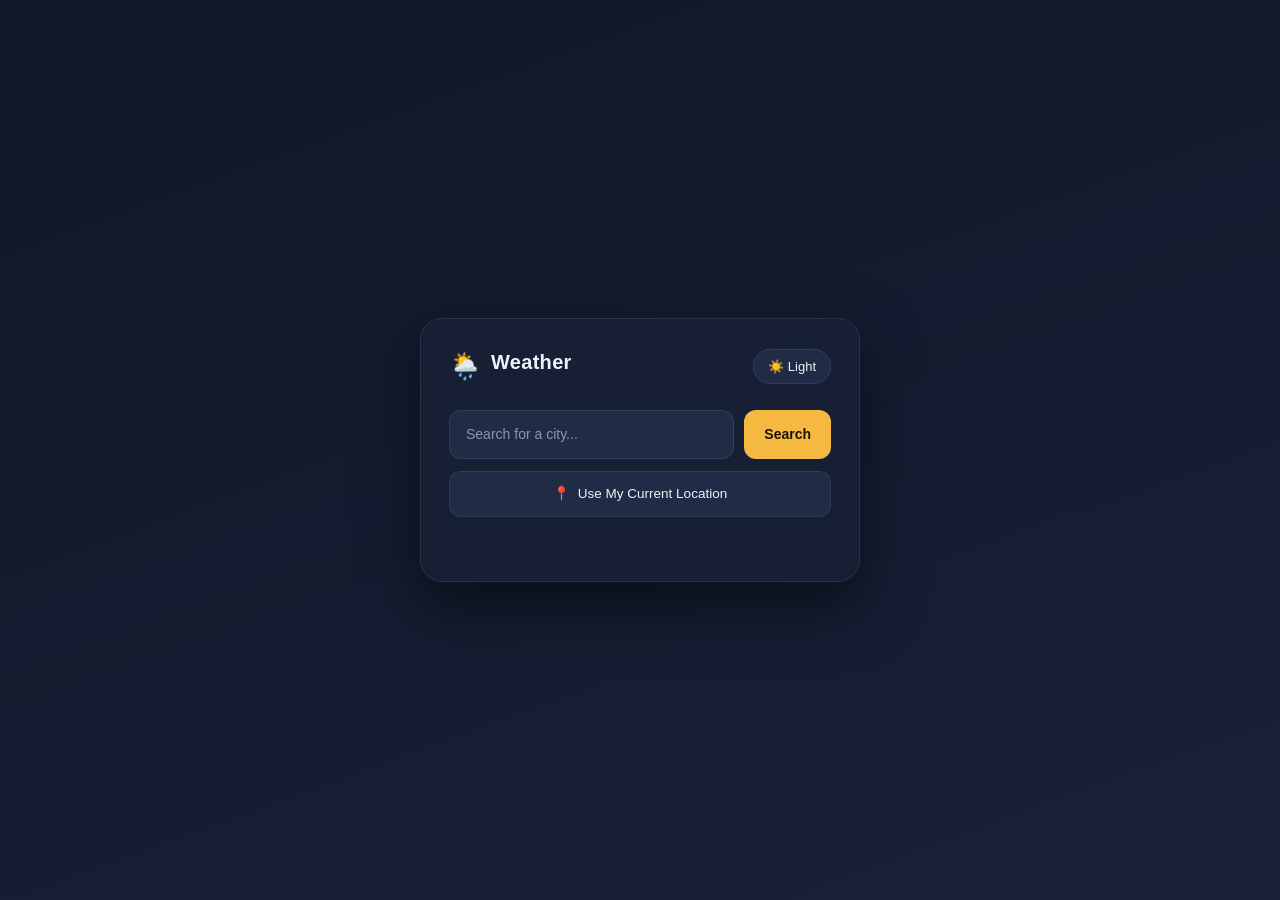
<file: index.html>
<!DOCTYPE html>
<html lang="en">
<head>
    <meta charset="UTF-8">
    <meta name="viewport" content="width=device-width, initial-scale=1.0">
    <title>Weather App</title>

    <link href="https://cdnjs.cloudflare.com/ajax/libs/bootstrap/5.3.2/css/bootstrap.min.css" rel="stylesheet">

<link rel="stylesheet" href="style.css">
</head>
<body>
  <div class="app">

  <header class="app-header">
    <div class="brand">
      <span class="brand-icon">🌦️</span>
      <h1>Weather</h1>
    </div>
    <button class="theme-toggle" id="themeToggle" type="button">☀️ Light</button>
  </header>

  <section class="search-section">
    <div class="search-row">
      <input type="text" id="cityInput" placeholder="Search for a city...">
      <button id="searchBtn" type="button">Search</button>
    </div>

  <button class="location-btn"id="locationBtn"type="button"><span>📍</span> Use My Current Location
  </button>
  </section>

  <section class="recent-section">
    <p class="recent-label" id="recentLabel"></p>
       <div class="recent-cities" id="recentCities"></div>
  </section>

  <div class="status hidden" id="statusText"></div>

  <section class="weather-card" id="weatherCard">
    <div class="weather-main">
      <div>
        <p class="city-name" id="cityName">-</p>
        <p class="condition" id="condition">-</p>
      </div>
      <div class="weather-icon" id="weatherIcon">☀️</div>
    </div>

    <div class="temp-row">
      <span class="temp" id="temp">-</span>
      <span class="feels-like" id="feelsLike">-</span>
    </div>

    <div class="info-grid">
      <div class="info-box">
        <span class="info-icon">💧</span>
        <div>

           <p class="info-label">Humidity</p>
          <p class="info-value" id="humidity">-</p>
        </div>
      </div>
      <div class="info-box">
        <span class="info-icon">💨</span>
        <div>
          <p class="info-label">Wind Speed</p>
          <p class="info-value" id="wind">-</p>
        </div>
      </div>

       <div class="info-box">
        <span class="info-icon">👁️</span>
        <div>
          <p class="info-label">Visibility</p>
          <p class="info-value" id="visibility">-</p>
        </div>
      </div>
      <div class="info-box">
        <span class="info-icon">🌡️</span>
        <div>
          <p class="info-label">Min / Max</p>
          <p class="info-value" id="minMax">-</p>
        </div>
      </div>
    </div>
  </section>

</div>
      
   <!-- Our own custom JS file, loaded at the end so DOM elements exist before script runs -->
<script src="script.js"></script>


  </div>
</body>
</html>
</file>
<file: style.css>
* {
  margin: 0;
  padding: 0;
  box-sizing: border-box;
}

:root {
  --bg-page-1: #0f1729;
  --bg-page-2: #1a2138;
  --bg-card: #171f35;
  --bg-panel: #202b45;
  --border-soft: rgba(255, 255, 255, 0.08);
  --accent: #f5b942;
  --accent-soft: rgba(245, 185, 66, 0.15);
  --text-main: #eef1f8;
  --text-muted: #8d96af;
  --danger: #f16565;
}

body {
  font-family: 'Poppins', 'Segoe UI', sans-serif;
  min-height: 100vh;
  display: flex;
  align-items: center;
  justify-content: center;
  padding: 24px;
  background: linear-gradient(160deg, var(--bg-page-1), var(--bg-page-2));
  color: var(--text-main);
}

.app {
  width: 100%;
  max-width: 440px;
  background: var(--bg-card);
  border: 1px solid var(--border-soft);
  border-radius: 22px;
  padding: 28px;
  box-shadow: 0 25px 60px rgba(0, 0, 0, 0.5);
}

.app-header {
  display: flex;
  align-items: center;
  justify-content: space-between;
  margin-bottom: 24px;
}

.brand {
  display: flex;
  align-items: center;
  gap: 10px;
}

.brand-icon {
  font-size: 26px;
}

.brand h1 {
  font-size: 20px;
  font-weight: 600;
  letter-spacing: 0.3px;
}

.theme-toggle {
  background: var(--bg-panel);
  border: 1px solid var(--border-soft);
  color: var(--text-main);
  padding: 7px 14px;
  border-radius: 20px;
  font-size: 13px;
  font-weight: 500;
  cursor: pointer;
  transition: background 0.2s ease;
}

.theme-toggle:hover {
  background: #2a3552;
}

.search-section {
  margin-bottom: 18px;
}

.search-row {
  display: flex;
  gap: 10px;
  margin-bottom: 12px;
}

.search-row input {
  flex: 1;
  min-width: 0;
  padding: 13px 16px;
  border-radius: 12px;
  border: 1px solid var(--border-soft);
  outline: none;
  font-family: inherit;
  font-size: 14px;
  background: var(--bg-panel);
  color: var(--text-main);
}

.search-row input::placeholder {
  color: var(--text-muted);
}

.search-row input:focus {
  border-color: var(--accent);
}

.search-row button {
  flex-shrink: 0;
  padding: 13px 20px;
  border: none;
  border-radius: 12px;
  background: var(--accent);
  color: #1c1406;
  font-family: inherit;
  font-weight: 600;
  font-size: 14px;
  cursor: pointer;
  transition: background 0.2s ease;
}

.search-row button:hover {
  background: #f7c766;
}

.location-btn {
  width: 100%;
  display: flex;
  align-items: center;
  justify-content: center;
  gap: 8px;
  padding: 12px;
  background: var(--bg-panel);
  border: 1px solid var(--border-soft);
  border-radius: 12px;
  color: var(--text-main);
  font-family: inherit;
  font-size: 13.5px;
  font-weight: 500;
  cursor: pointer;
  transition: background 0.2s ease;
}

.location-btn:hover {
  background: #2a3552;
}

.recent-section {
  margin-bottom: 18px;
}

.recent-label {
  font-size: 12px;
  color: var(--text-muted);
  margin-bottom: 8px;
  text-transform: uppercase;
  letter-spacing: 0.5px;
}

.recent-cities {
  display: flex;
  flex-wrap: wrap;
  gap: 8px;
}

.recent-chip {
  background: var(--bg-panel);
  border: 1px solid var(--border-soft);
  padding: 6px 14px;
  border-radius: 16px;
  font-size: 12.5px;
  color: var(--text-muted);
  cursor: pointer;
  transition: all 0.2s ease;
}

.recent-chip:hover {
  background: var(--accent-soft);
  color: var(--accent);
  border-color: var(--accent);
}

.status {
  text-align: center;
  padding: 30px 10px;
  font-size: 14px;
  color: var(--text-muted);
}

.status.error {
  color: var(--danger);
}

.weather-card {
  display: none;
  background: var(--bg-panel);
  border: 1px solid var(--border-soft);
  border-radius: 18px;
  padding: 22px;
}

.weather-card.show {
  display: block;
}

.weather-main {
  display: flex;
  align-items: flex-start;
  justify-content: space-between;
  margin-bottom: 8px;
}

.city-name {
  font-size: 17px;
  font-weight: 600;
  margin-bottom: 4px;
}

.condition {
  font-size: 13px;
  color: var(--accent);
  font-weight: 500;
  text-transform: capitalize;
}

.weather-icon {
  font-size: 46px;
  line-height: 1;
}

.temp-row {
  display: flex;
  align-items: baseline;
  gap: 12px;
  margin-bottom: 22px;
}

.temp {
  font-size: 46px;
  font-weight: 700;
}

.feels-like {
  font-size: 13px;
  color: var(--text-muted);
}

.info-grid {
  display: grid;
  grid-template-columns: 1fr 1fr;
  gap: 10px;
}

.info-box {
  display: flex;
  align-items: center;
  gap: 10px;
  background: var(--bg-card);
  border: 1px solid var(--border-soft);
  border-radius: 12px;
  padding: 12px;
}

.info-icon {
  font-size: 18px;
}

.info-label {
  font-size: 11px;
  color: var(--text-muted);
  margin-bottom: 2px;
}

.info-value {
  font-size: 15px;
  font-weight: 600;
}

.hidden {
  display: none;
}

@media (max-width: 420px) {
  .app {
    padding: 20px;
  }
  .temp {
    font-size: 38px;
  }
}
</file>
